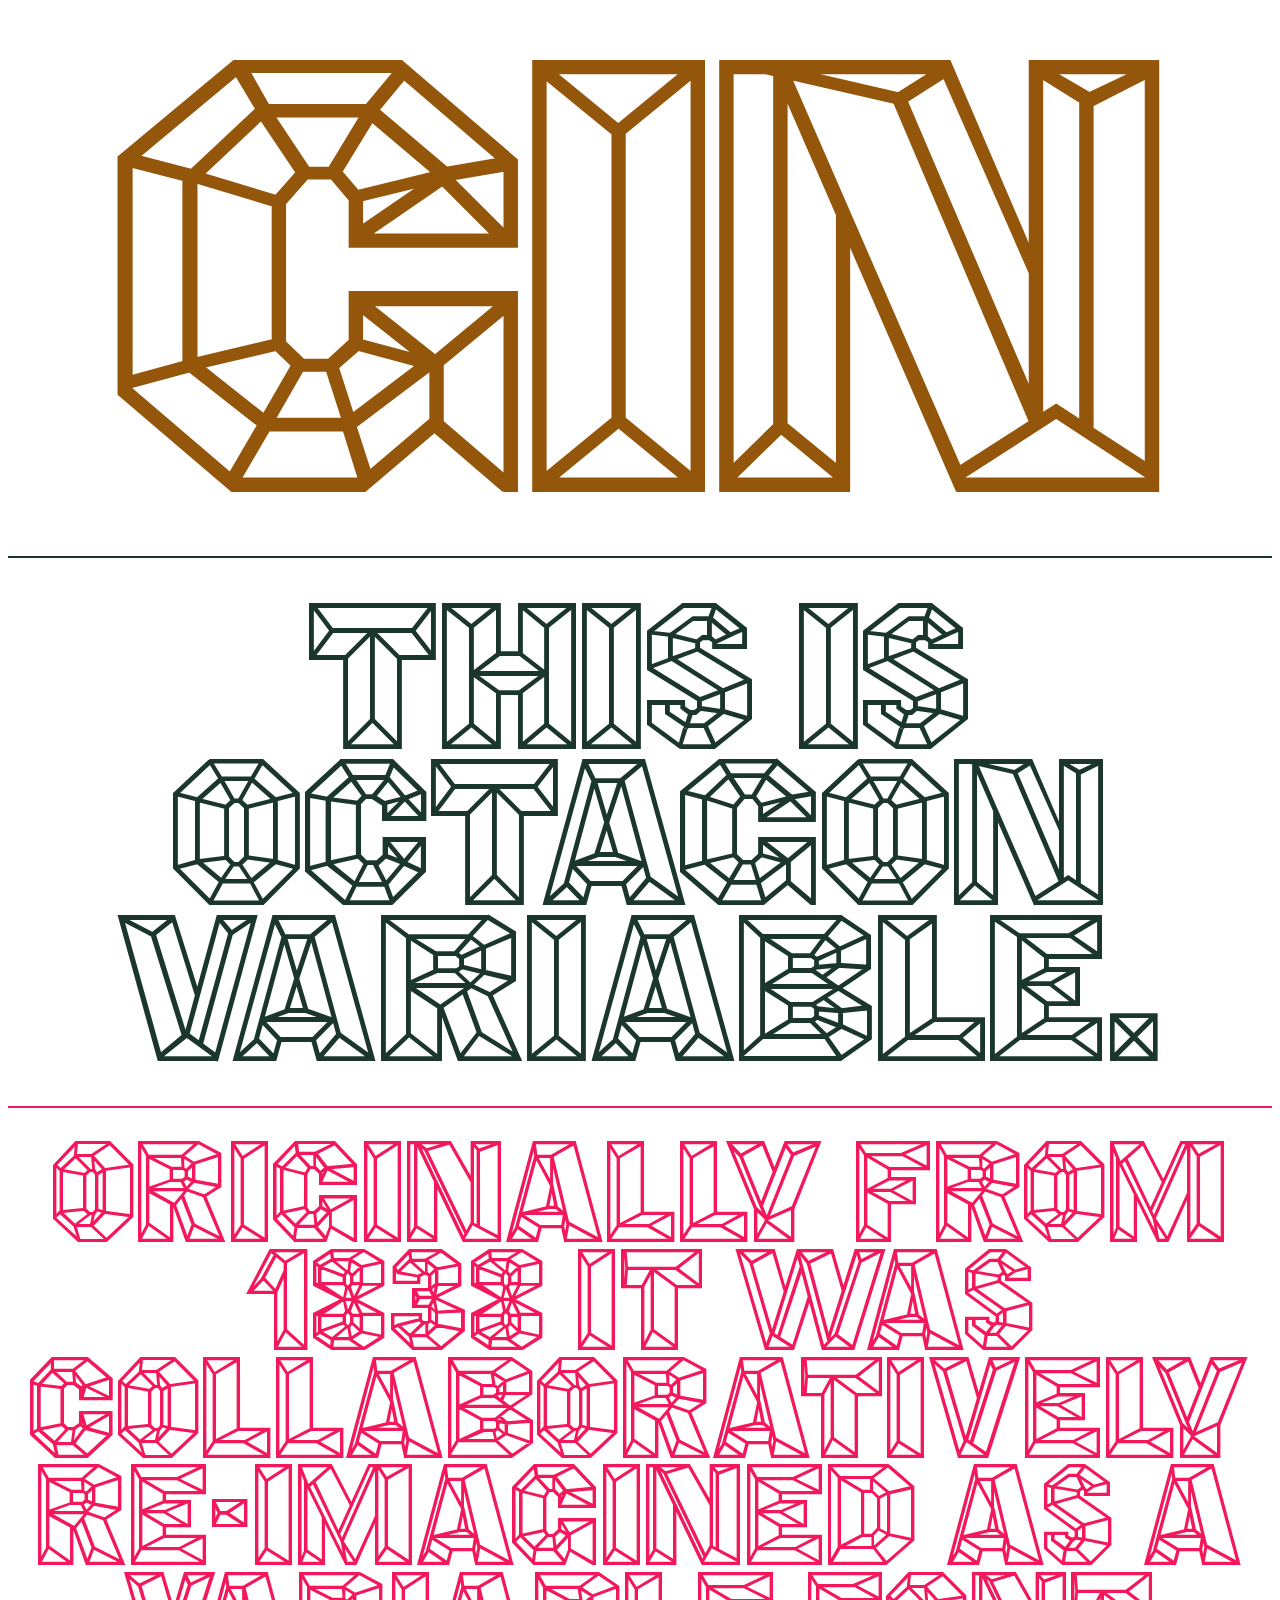
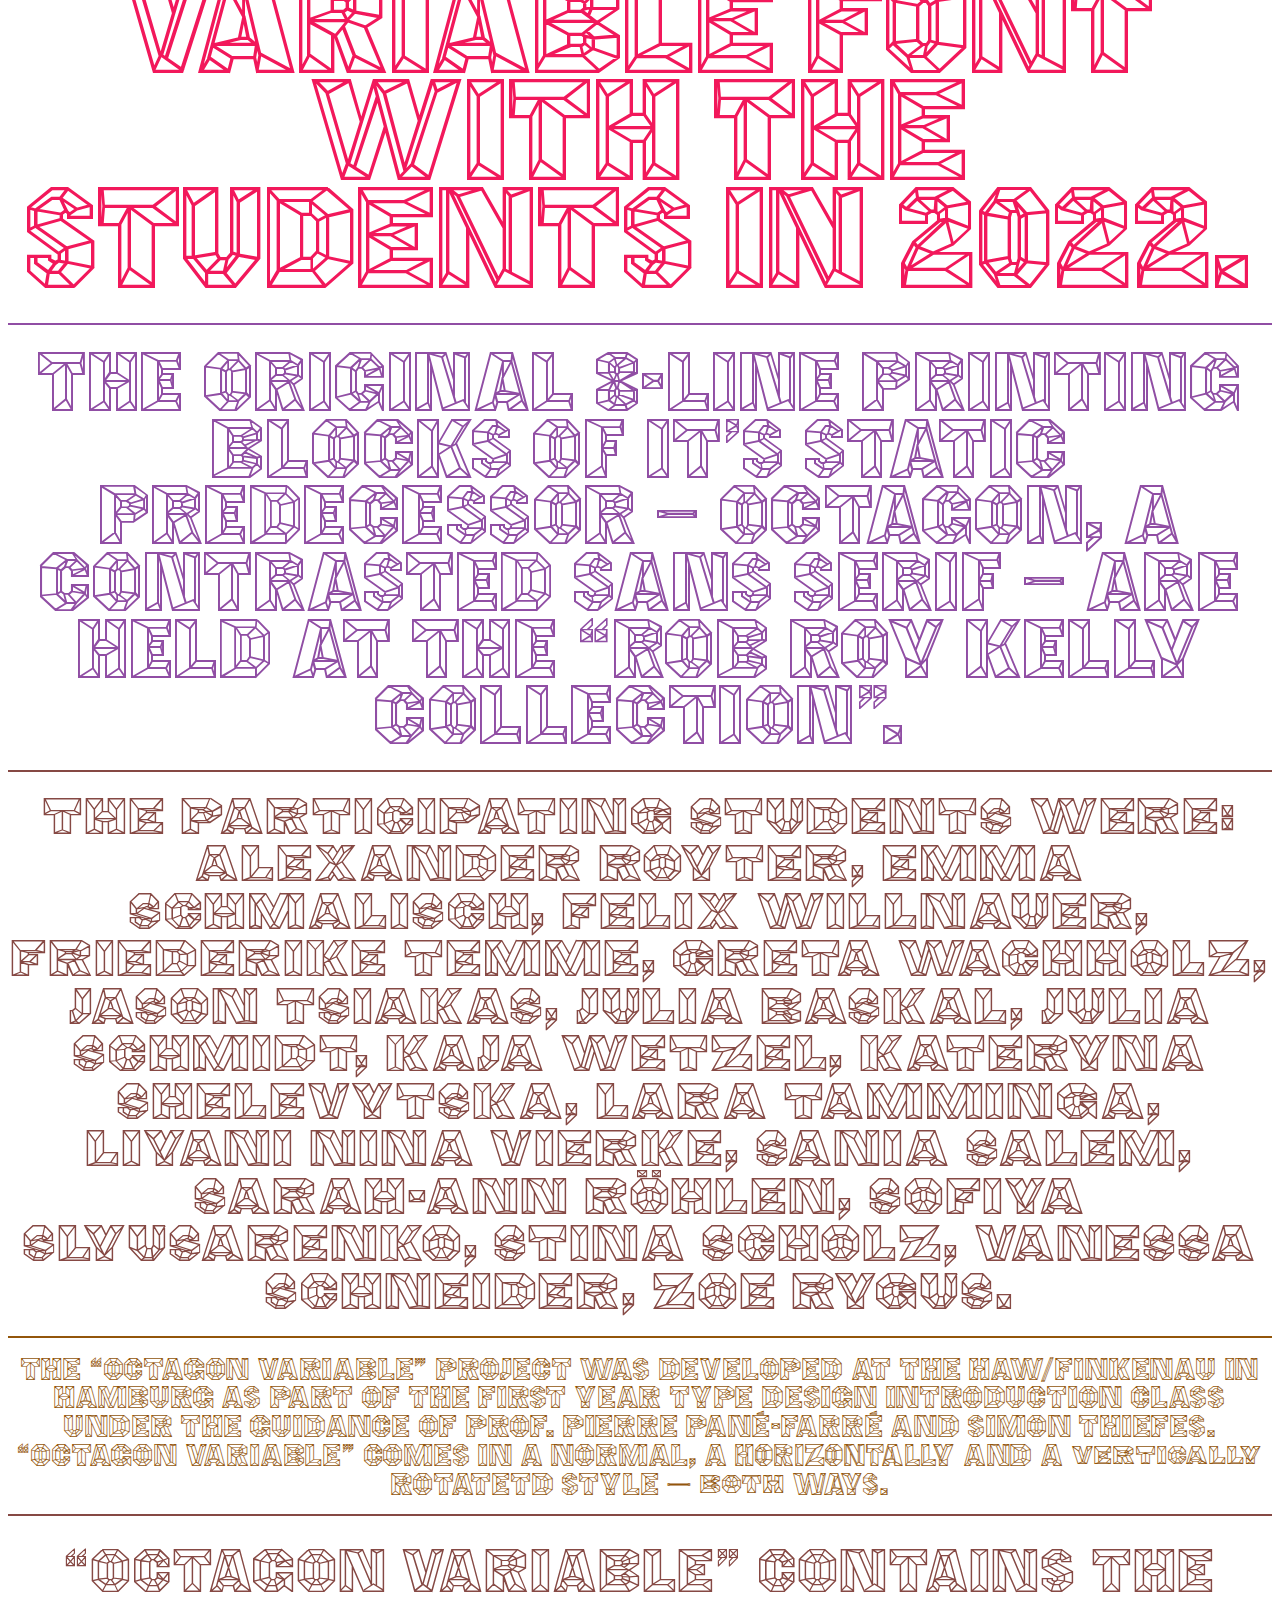
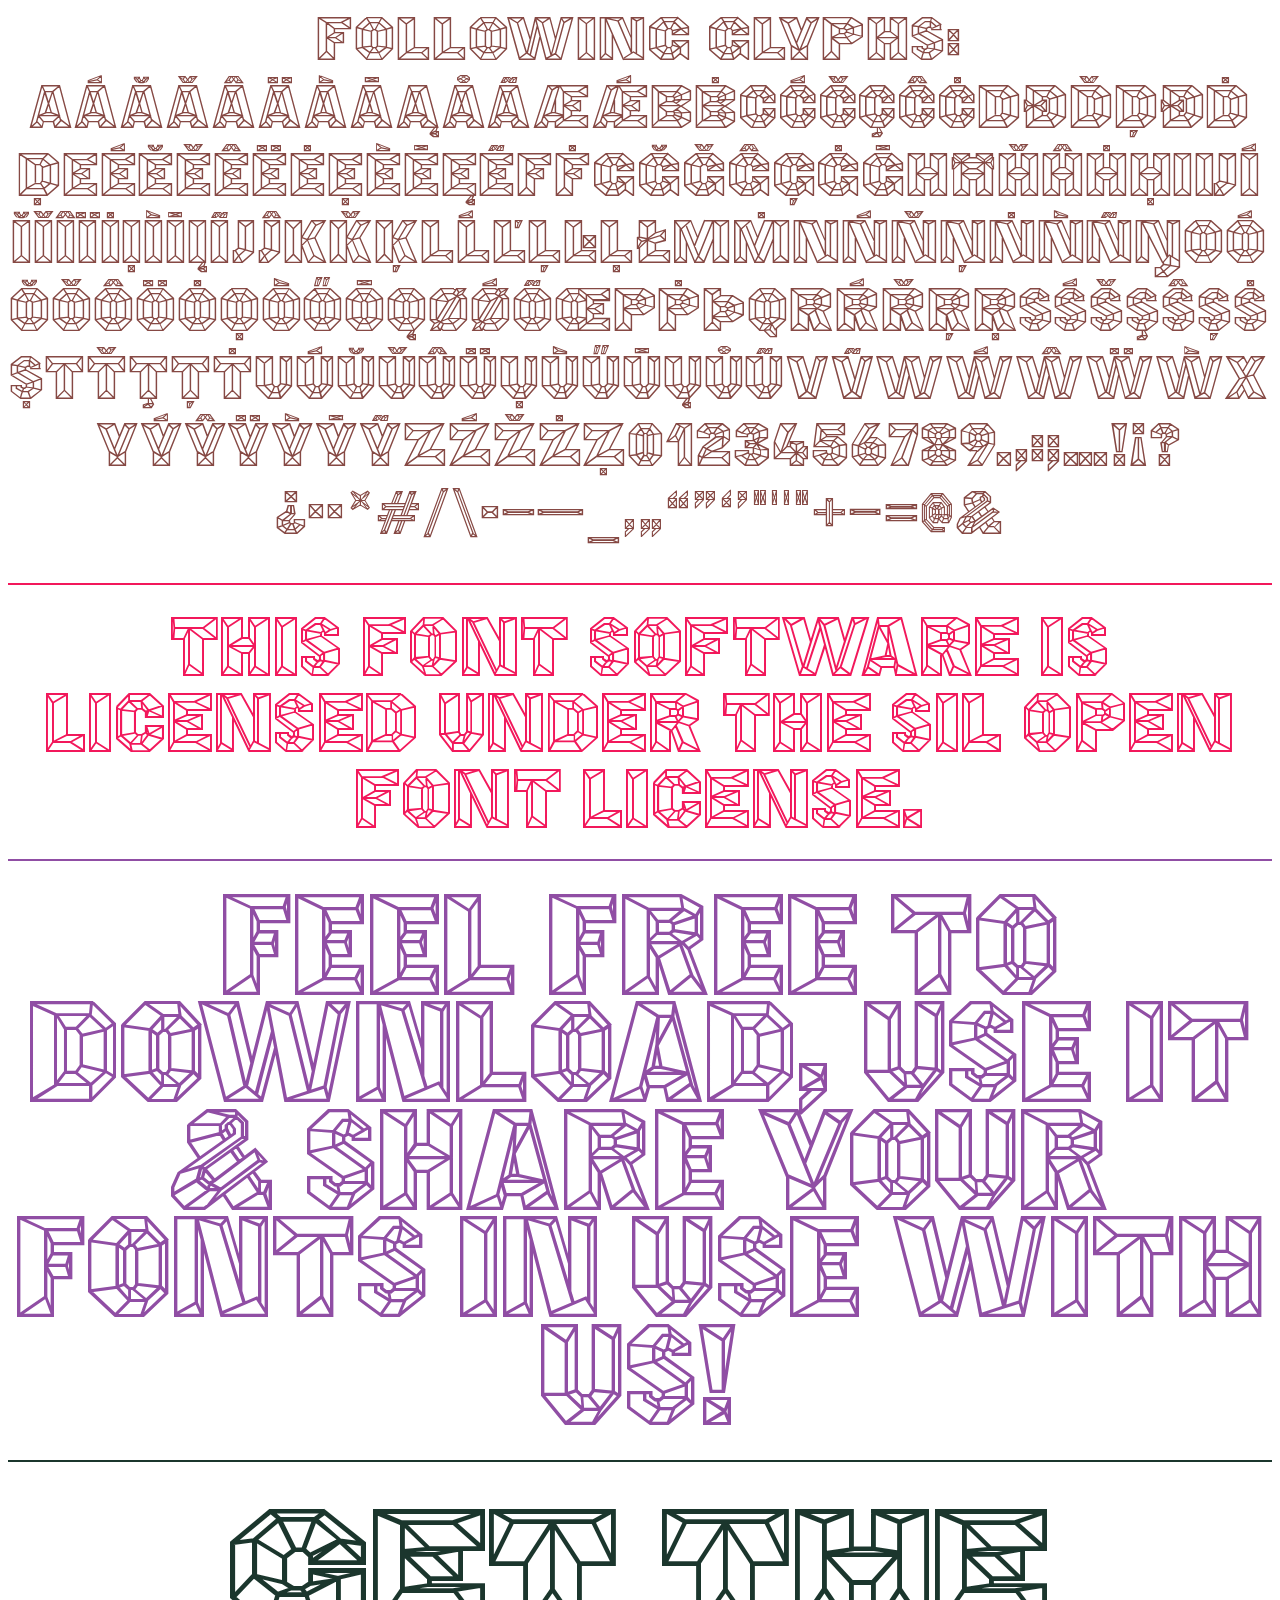
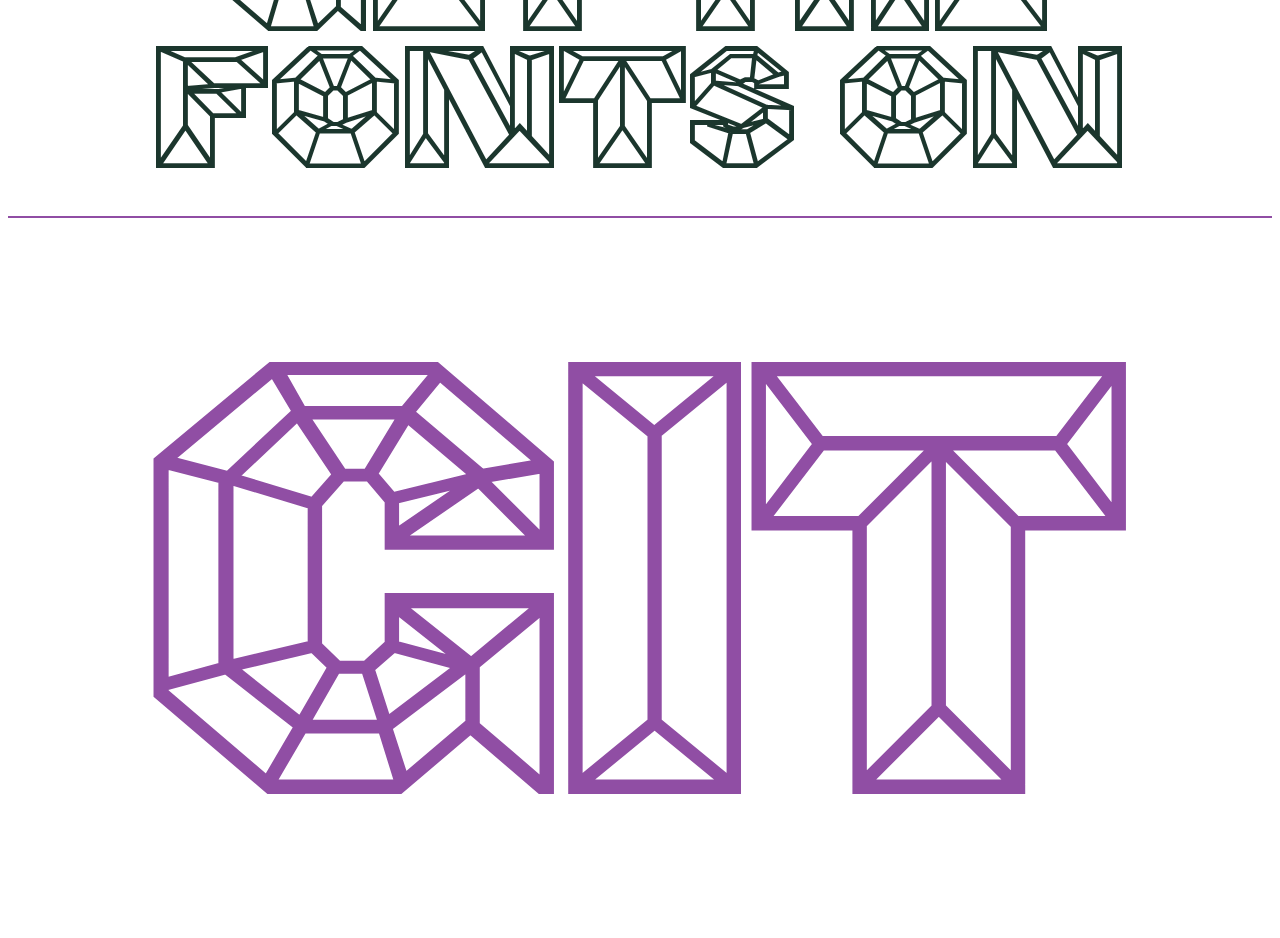
<file: octagon-variable/index.html>
<!DOCTYPE html>
<html>
    <head>
        <meta charset="utf-8">
        <meta name="viewport" content="width=device-width">
        <link rel="preload" href="fonts/OctagonVariableVF.woff2" as="font" type="font/woff2" crossorigin>
        <meta property="og:image" content="https://haw-type-design.github.io/octagon-variable/img/meta.png">
        <link rel="icon" href="img/favicon.png" type="image/png">
        <title>Octagon Variable</title>
        <link rel="stylesheet" href="style.css">
        <script src="js/jQuery.js"></script>
        <script  src ="js/main.js"></script>
    </head>
    <body>
        <div class="sample-0" id="id1">
            Gin<br>
        </div>
        <div class="sample-1" id="id2" contentEditable="true">
            THIS IS OCTAGON VARIABLE.<br>
        </div>
        <div class="sample-2" id="id3" contentEditable="true">
            <div class="hrot--30">
                ORIGINALLY FROM 1838 IT WAS COLLA&shy;BO&shy;RATIVE&shy;LY RE-IMAGINED AS A VARIABLE FONT WITH THE STUDENTS IN 2022.
            </div>
        </div>
        <div class="sample-3" id="id4" contentEditable="true">
            <div class="hrot-30">
               THE ORIGINAL 8-LINE PRINTING BLOCKS OF IT’S STATIC PREDECESSOR – OCTAGON, A CONTRASTED SANS SERIF – ARE HELD AT THE “ROB ROY KELLY COLLECTION”.
            </div>
        </div>
        <div class="sample-4" id="id5" contentEditable="true">
            <div class="vrot--30">
                THE PARTICIPATING STUDENTS WERE: Alexander Royter, Emma Schmalisch, Felix Willnauer, Friederike Temme, Greta Wachholz, Jason Tsiakas, Julia Baskal, Julia Schmidt, Kaja Wetzel, Kateryna Shelevytska, Lara Tamminga, Liyani Nina Vierke, Sania Salem, Sarah-Ann Röhlen, Sofiya Slyusarenko, Stina Scholz, Vanessa Schneider, Zoe Rygus.
            </div>
        </div>
        <div class="sample-5" id="id6" contentEditable="true">
            THE “OCTAGON VARIABLE” PROJECT WAS DEVELOPED AT THE HAW/FINKENAU
            IN HAMBURG AS PART OF THE FIRST YEAR TYPE DESIGN INTRODUCTION
            CLASS UNDER THE GUIDANCE OF PROF. PIERRE PANÉ-FARRÉ AND SIMON THIEFES.
            “OCTAGON VARIABLE” COMES IN A NORMAL, A <div class="hrot--30">horizontally</div> and a <div class="vrot--30">vertically</div> rotatetd style — <div class="vrot-30">both</div> <div class="hrot-30">ways.</div>
        </div>
        <div class="sample-4 line-094" id="id7" contentEditable="true">
            “OCTAGON VARIABLE” CONTAINS THE FOLLOWING GLYPHS:
            <br> 
            <div class="break line-094">AÁĂǍÂÄÀĀĄÅÃÆǼBḂCĆČÇĈĊDÐĎḐĐḊḌEÉĔĚÊËĖẸÈĒĘẼFḞGĞǦĜĢĠḠHĦȞĤḢḤIĲÍĬǏÎÏİỊÌĪĮĨJĴKǨĶLĹĽĻĿḶŁMṀNŃŇŅṄǸÑŊOÓŎǑÔÖȮỌÒŐŌǪØǾÕŒPṖÞQRŔŘŖṚSŚŠŞŜȘṠṢTŤŢȚṪUÚŬǓÛÜỤÙŰŪŲŮŨVṼWẂŴẄẀXYÝŶŸỲȲỸZŹŽŻẒ0123456789.,:;…!¡?¿·•*#/\-–—_‚„“”‘’"'′″+−=@&</div>
        </div>
        <div class="sample-3" id="id8" contentEditable="true">
            <div class="hrot--30">
                THIS FONT SOFTWARE IS LICENSED UNDER THE SIL OPEN FONT LICENSE. 
            </div>
        </div>
        <div class="sample-2" id="id9" contentEditable="true">
            <div class="hrot-30">
                FEEL FREE TO DOWN&shy;LOAD, USE IT & SHARE YOUR FONTS IN USE WITH US!
            </div>
        </div>
        <div class="sample-1" id="id10" contentEditable="true">
            <div class="vrot-30">
                Get the fonts on
            </div>
        </div>
        <div class="sample-0 git" id="id11">
            <a href="https://github.com/haw-type-design/octagon-variable/releases/latest" target="_blank">GIT</a>
        </div>
        <div class="overlay" id="id12" onclick="run()">Click to use device to control variable font</div>
    </body>
    <script>
        randomize(colors);
        colorize();
    </script>
</html>
</file>
<file: octagon-variable/style.css>
@font-face {
    font-family: Octagon-Variable;
    src: url("fonts/OctagonVariableVF.woff2");
    font-display: swap;
}

:root {
    /*--foreground: #ff1f1f;*/
    --foreground: #ff1f1f;
    /*--background: #1e90ff;*/
    --background: #fff;
}

html, body {
}

html {
    height: auto;
}

body {
    overflow-x: hidden;
    overflow-y: scroll;
    font-family: Octagon-Variable;
    margin: 12px 8px;
}

h1 {
}

a{
    color: inherit;
    text-decoration-thickness: 2px;
    text-decoration: none;
}

div:focus {
    outline: none;
}

.sample-0 {
    font-family: Octagon-Variable;
    display: inline-block;
    font-size: 960px;
    line-height: 0.8;
    text-align: center;
    width: 100%;
    height: auto;
    max-height: 100vh;
    padding-bottom: 64px;
    margin-top: -160px;
}
.git {
    margin-top: 0 !important;
}

.sample-1 {
    border-top: 2px solid;
    font-family: Octagon-Variable;
    overflow: hidden;
    font-size: 388px;
    line-height: 0.64;
    letter-spacing: 0.002em;
    text-align: center;
    width: 100%;
    height: auto;
    padding-bottom: 80px;
    padding-top: 16px;
}

.sample-2 {
    border-top: 2px solid;
    padding-top: 14px;
    font-family: Octagon-Variable;
    overflow: hidden;
    font-size: 244px;
    line-height: 0.64;
    letter-spacing: 0.005em;
    text-align: center;
    width: 100%;
    height: auto;
    padding-bottom: 64px;
}
#id8 {
    line-height: 0.78;
}


.sample-3 {
    border-top: 2px solid;
    display: inline-block;
    overflow-x: hidden;
    padding-top: 14px;
    font-family: Octagon-Variable;
    font-size: 168px;
    line-height: 0.68;
    letter-spacing: 0.01em;
    text-align: center;
    width: 100%;
    height: auto;
    padding-bottom: 44px;
    overflow-y: hidden;
}

.sample-4 {
    border-top: 2px solid;
    display: inline-block;
    overflow-x: hidden;
    padding-top: 14px;
    font-family: Octagon-Variable;
    font-size: 98px;
    line-height: 0.64;
    letter-spacing: 0.02em;
    text-align: center;
    width: 100%;
    height: auto;
    padding-bottom: 36px;
    overflow-y: hidden;
}

.sample-5 {
    border-top: 2px solid;
    display: inline-block;
    overflow-x: hidden;
    padding-top: 14px;
    font-family: Octagon-Variable;
    font-size: 48px;
    line-height: 0.76;
    letter-spacing: 0.04em;
    text-align: center;
    width: 100%;
    height: auto;
    padding-bottom: 20px;
    overflow-y: hidden;
}

.overlay {
    width: 100vw;
    height: 100vh;
    font-size: 64px;
    line-height: 0.64;
    padding-top: 96px;
    text-align: center;
    vertical-align: middle;
    display: none;
    position: fixed;
    background-color: white;
    z-index: 2;
    top: 0;
    left: 0;
}


.hrot-30 {
    display: inline-block;
    font-variation-settings: 'HROT' 30, 'VROT' 0;
}

.hrot--30 {
    display: inline-block;
    font-variation-settings: 'HROT' -30, 'VROT' 0;
}

.vrot-30 {
    display: inline-block;
    font-variation-settings: 'HROT' 0, 'VROT' 30;
}

.vrot--30 {
    display: inline-block;
    font-variation-settings: 'HROT' 0, 'VROT' -30;
}

.break {
    overflow-wrap: anywhere;
}

.line-094 {
    line-height: 0.94 !important;
    padding-bottom: 16px;
}

#id10{
    line-height: 0.56;
}
#id11{
    border-top: 2px solid;
    text-decoration: none;
}



/*              Media queries               */

@media only screen and (max-width: 1600px) {
    .sample-0 {
        font-size: 720px;
        margin-top: -96px;
    }

    .sample-1 {
        font-size: 244px;
        letter-spacing: 0.01em;
        padding-bottom: 64px;
    }

    .sample-2 {
        font-size: 168px;
        letter-spacing: 0.015em;
        padding-bottom: 48px;
    }


    .sample-3 {
        font-size: 98px;
        letter-spacing: 0.025em;
        padding-bottom: 28px;
    }

    .sample-4 {
        font-size: 72px;
        line-height: 0.66;
        letter-spacing: 0.04em;
        padding-bottom: 24px;
    }

    .sample-5 {
        font-size: 36px;
        line-height: 0.8;
        letter-spacing: 0.05em;
        padding-bottom: 16px;
    }
}

@media only screen and (max-width: 1080px) {
    .sample-0 {
        font-size: 480px;
        padding-bottom: 32px;
        margin-top: -80px;
    }

    .sample-1 {
        font-size: 168px;
        letter-spacing: 0.015em;
        padding-bottom: 48px;
    }

    .sample-2 {
        font-size: 98px;
        letter-spacing: 0.025em;
        padding-bottom: 32px;
    }


    .sample-3 {
        font-size: 72px;
        line-height: 0.76;
        letter-spacing: 0.04em;
        padding-bottom: 24px;
    }

    .sample-4 {
        font-size: 64px;
        padding-bottom: 16px;
    }

    .sample-5 {
        padding-bottom: 16px;
    }
}

@media only screen and (max-width: 960px) {
    .sample-0 {
        font-size: 360px;
        margin-top: -56px;
    }

    .sample-1 {
        font-size: 128px;
        padding-bottom: 44px;
    }

    .sample-2 {
        font-size: 80px;
        letter-spacing: 0.025em;
        padding-bottom: 28px;
    }


    .sample-3 {
        font-size: 64px;
        line-height: 0.76;
        letter-spacing: 0.04em;
        padding-bottom: 24px;
    }

    .sample-4 {
        font-size: 52px;
    }

    .sample-5 {
        font-size: 24px;
        padding-bottom: 16px;
    }
}


@media only screen and (max-width: 580px) {
    .sample-0 {
        font-size: 280px;
        margin-top: -36px;
    }

    .sample-1 {
        font-size: 96px;
        padding-bottom: 36px;
    }

    .sample-2 {
        font-size: 72px;
        letter-spacing: 0.025em;
        padding-bottom: 32px;
    }


    .sample-3 {
        font-size: 56px;
        line-height: 0.76;
        letter-spacing: 0.04em;
    }

    .sample-4 {
        font-size: 48px;
    }

    .sample-5 {
        font-size: 24px;
    }
}

@media only screen and (max-width: 440px) {
    .sample-0 {
        font-size: 220px;
        margin-top: -24px;
    }

    .sample-1 {
        font-size: 80px;
        padding-bottom: 32px;
    }

    .sample-2 {
        font-size: 64px;
        letter-spacing: 0.025em;
        padding-bottom: 28px;
    }


    .sample-3 {
        font-size: 52px;
        line-height: 0.76;
        letter-spacing: 0.04em;
        padding-bottom: 16px;
    }

    .sample-4 {
        font-size: 36px;
        padding-bottom: 28px;
    }

    .sample-5 {
        padding-bottom: 16px;
    }
}

@media only screen and (max-width: 360px) {
    .sample-0 {
        font-size: 172px;
        margin-top: -12px;
    }

    .sample-1 {
        font-size: 58px;
        padding-bottom: 28px;
    }

    .sample-2 {
        font-size: 48px;
        padding-bottom: 28px;
    }
    .sample-3 {
        font-size: 40px;
        padding-bottom: 20px;
    }
    .sample-4 {
        font-size: 32px;
        padding-bottom: 16px;
    }

    .sample-5 {
        padding-bottom: 16px;
    }
}

@media (pointer: coarse) {
    .overlay {
        display: block;
    }
}
</file>
